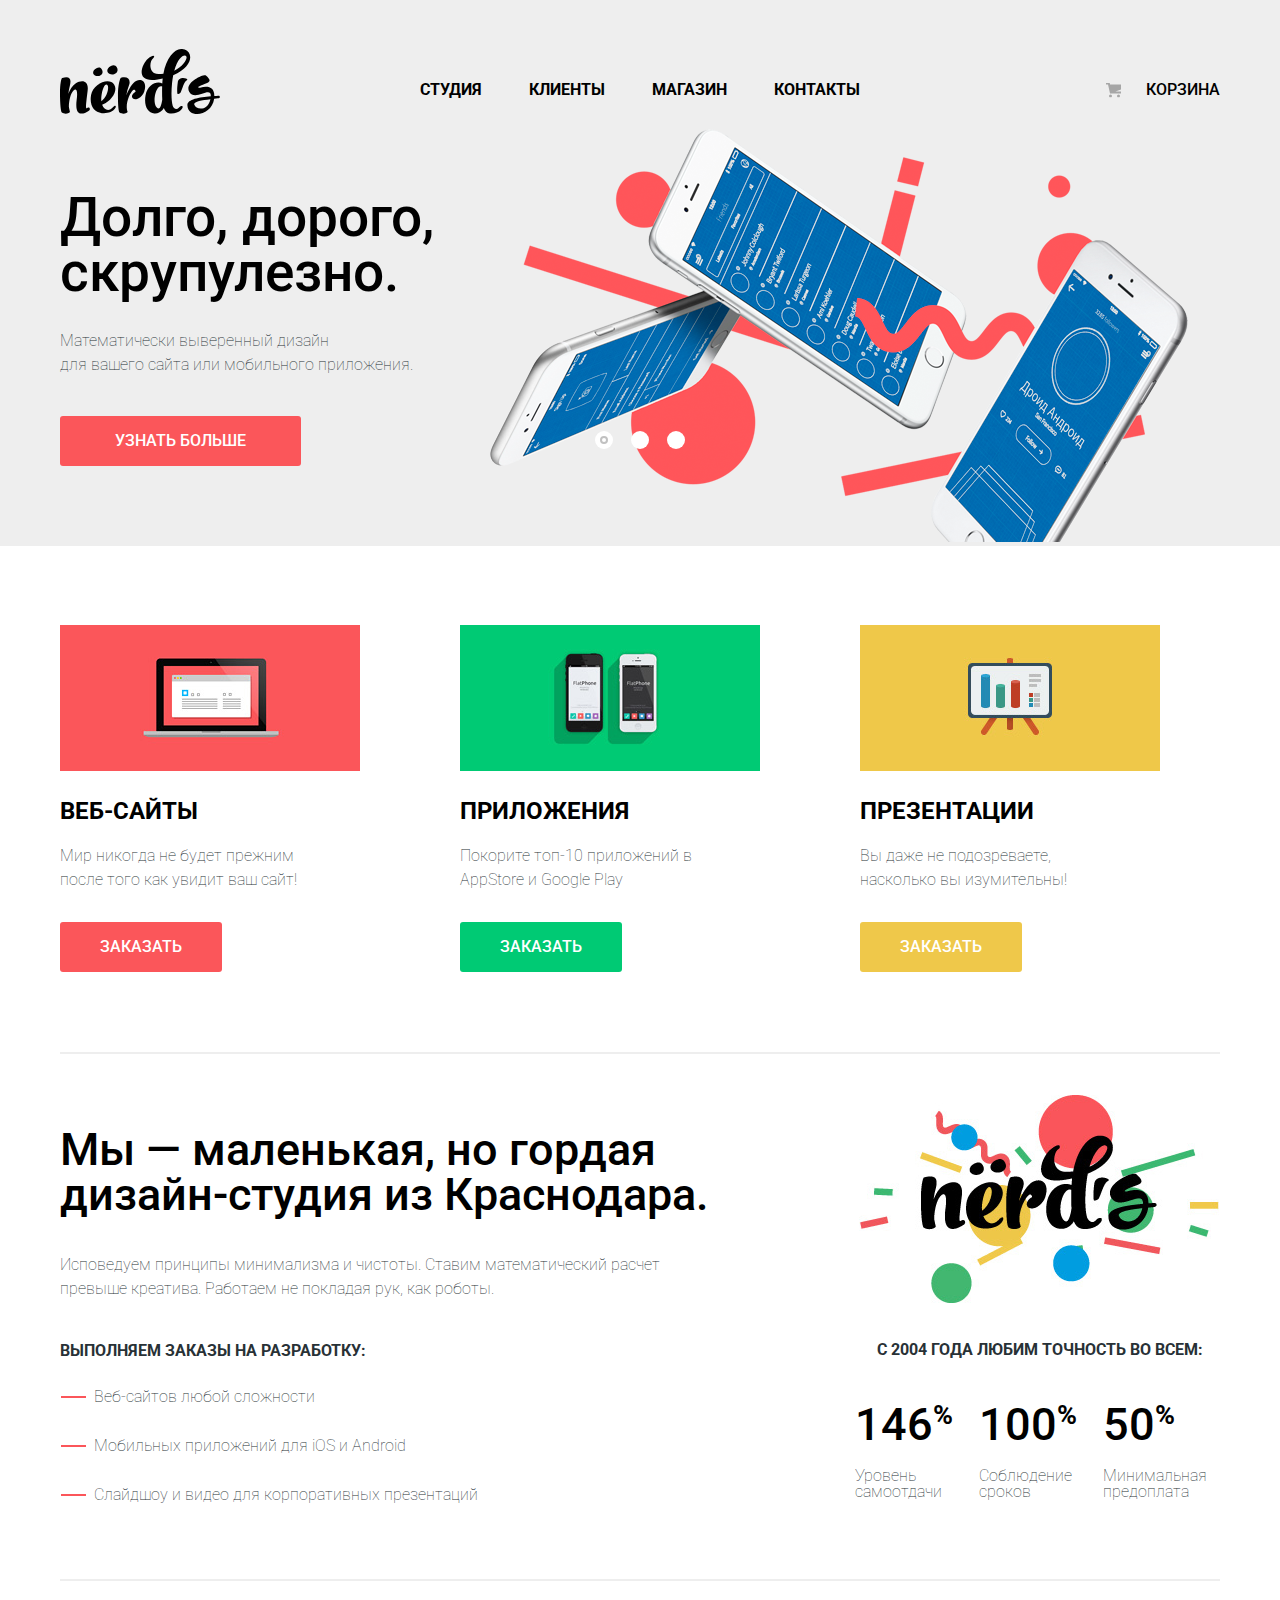
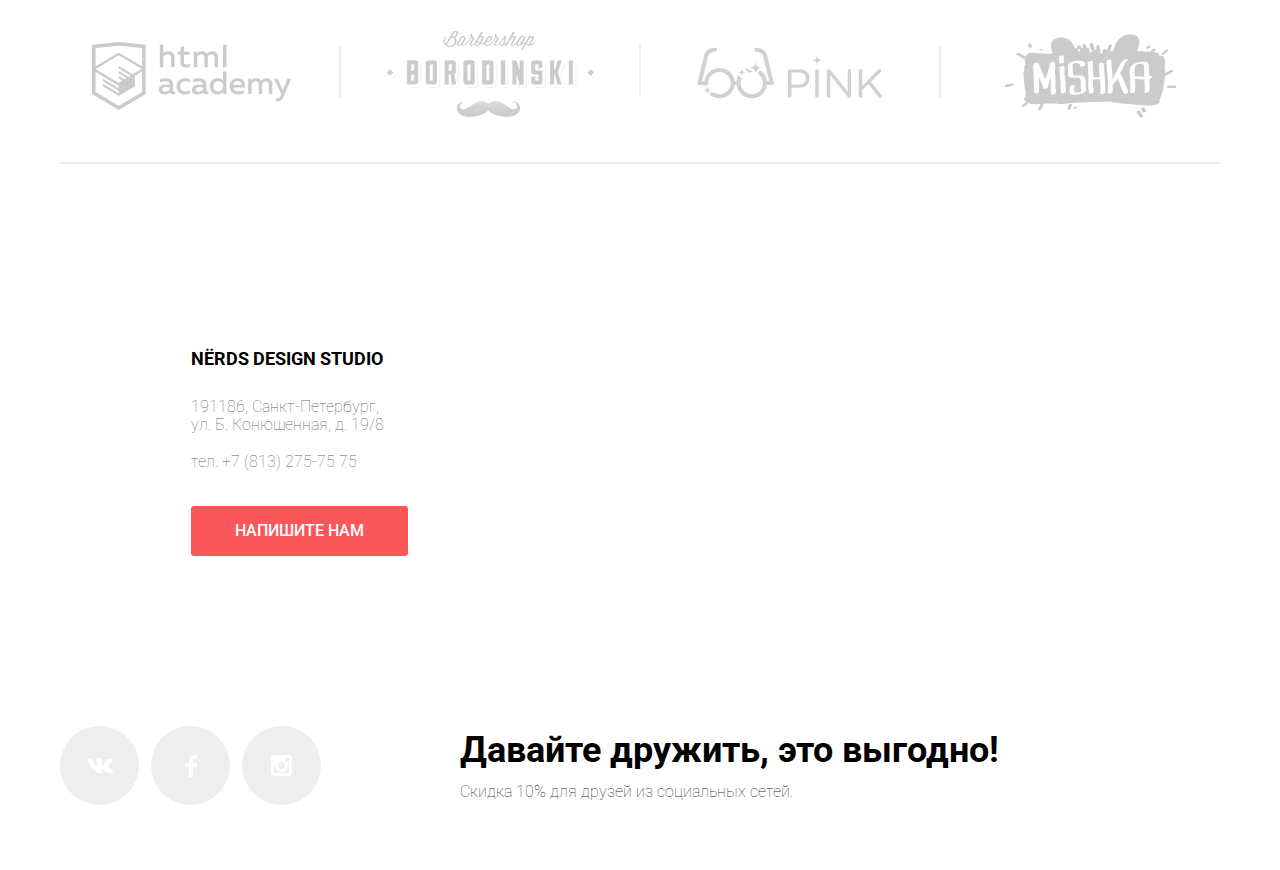
<file: index.html>
<!DOCTYPE html>
<html lang="ru">
  <head>
    <meta charset="utf-8">
    <title>HTML Academy: Нёрдс</title>
    <link href="https://fonts.googleapis.com/css?family=Roboto:400,500,700,900&display=swap" rel="stylesheet">
    <link rel="stylesheet" href="css/normalize.min.css">
    <link rel="stylesheet" href="css/style.min.css">
  </head>
  <body class="body">
    <div class="wrapper">
      <header class="header">
        <div class="content-wrapper">
          <nav class="header-nav">
            <span class="logo">
              <svg xmlns="http://www.w3.org/2000/svg" width="160" height="65" viewBox="0 0 160 65">
                <path d="M157.936 49.374c-1.235.161-2.523.271-3.757.377v.056c-2.415 17.364-26.188 20.231-26.779 6.599-.269-6.167 11.593-7.95 23.398-9.088.429-11.09-15.901 5.667-21.608-4.601-5.019-9.025 14.632-17.938 16.728-16.102 6.438 5.636 3.404 6.618-1.379 8.335-9.49 3.41-5.791 4.107-4.511 3.726 7.569-2.253 14.366-1.04 14.312 8.317 1.288-.107 2.522-.163 3.757-.271 2.306-.215 2.467 2.435-.161 2.652zm-7.514.756c-9.124 1.028-17.013 2.436-16.153 5.355 1.716 5.573 13.577 6.818 16.153-5.355zM117.678 44.918c-.682-.037-.703-6.038.112-11.688 1.005-6.951 11.935-3.357 9.093-1.906-2.975 1.52-4.429 8.718-6.266 12.087-.635 1.161-2.605 1.526-2.939 1.507zM42.105 21.002c2.376 4.866-4.937 8.171-8.292 4.521-1.398-1.555-.755-4.56 2.636-6.193 1.697-.836 4.073-1.596 5.656 1.672zM57.062 18.861c2.585 5.297-5.38 8.896-9.031 4.922-1.522-1.695-.823-4.963 2.873-6.742 1.846-.911 4.432-1.736 6.158 1.82zM28.883 61.666c-7.919 5.338-14.219 4.159-12.212-10.848 1.45-10.904-.948-11.521-3.122-9.442-2.845 2.697-4.628 9.723-4.684 16.412a50.98 50.98 0 0 0 1.004 4.776c.334 1.63-4.907 3.315-7.974 1.011C.837 62.79 0 54.865 0 44.131c0-8.824 1.171-14.895 2.23-15.175 8.029-2.191 9.312 1.348 7.583 7.981a47.637 47.637 0 0 0-1.395 7.924c1.673-4.664 4.071-8.485 6.803-10.173 7.416-4.664 13.605-2.473 12.434 6.801-2.007 16.58-2.174 18.827-.39 17.535 2.231-1.574 3.68 1.238 1.618 2.642zM54.982 59.59c-2.175 3.484-7.806 5.171-13.216 4.552-7.75-.843-12.545-7.756-10.705-18.097 2.008-11.185 18.065-18.322 23.196-10.341 3.735 5.789-2.175 16.017-11.597 19.783l-.502.168c1.951 5.171 6.579 7.476 11.039 2.36 2.119-2.36 3.624-1.348 1.785 1.575zm-13.605-7.418c5.855-4.159 7.806-13.32 6.189-15.905-1.728-2.697-5.074 1.517-6.245 11.746-.111 1.461-.111 2.865.056 4.159zM83.091 44.992c-1.597 2.507-3.903 4.384-5.966 5.059-2.398.73-5.185.056-5.185-2.698 0-1.011.892-3.372 3.624-4.721-.168-1.911-1.394-2.417-2.286-1.686-3.345 2.586-7.417 12.25-6.356 19.221.055.168.055.337.055.506.168.617.335 1.237.558 1.854.557 1.574-4.907 3.316-7.973.956-1.059-.788-1.617-6.97-1.617-17.704 0-8.824 1.951-16.636 3.011-16.917 6.412-1.743 10.147 1.292 8.14 7.249-1.171 3.373-2.23 6.801-2.843 10.399 2.453-6.688 6.523-12.872 9.812-14.501 5.856-2.923 10.092.956 8.867 7.813-.056.11-.112.393-.112.449-.056.562-.566 2.302-.39 1.741-.516 1.645-.892 2.277-1.339 2.98z" />
                <path d="M113.207 26.161a86.988 86.988 0 0 0-1.115 7.531c-1.059 10.06-.612 18.996.613 22.986.726 2.137 3.457 4.946 6.078 2.023 2.843-3.203 5.967-1.349 2.174 2.416-2.34 2.305-6.689 3.878-11.039 3.428-3.123-.393-5.018-2.415-6.134-5.505-.444.898-.947 1.685-1.56 2.302-2.119 2.193-4.685 3.43-7.974 3.092-6.637-.73-10.538-7.923-8.699-18.153 1.952-10.791 11.319-14.725 16.728-11.857.112-1.349.223-2.699.335-4.104.055-.281.055-.562.11-.843a96.962 96.962 0 0 1-4.962.956C73.787 34.423 82.04 14.864 87.894 9.75c6.636-5.733 7.36-1.855 5.297-.562-3.68 2.36-5.297 15.905 5.241 15.905 1.729 0 3.346-.112 4.962-.281C106.685 6.49 116.665-2.391 124.75.532c8.976 3.26 8.029 17.535-11.543 25.629zm-10.928 24.393c-.224-3.542-.224-7.532-.167-11.636 0-.506.056-1.011.056-1.461-3.346-1.518-6.635 3.653-7.473 10.792-.946 8.373 2.788 12.813 4.908 10.791 1.617-1.631 2.453-6.803 2.676-8.486zm24.086-43.165c-1.784-2.642-8.307.562-12.098 14.332 9.535-4.554 13.326-12.422 12.098-14.332z" />
              </svg>
            </span>
            <ul class="header-nav-list">
              <li class="nav-item"><a class="item-link" href="#">Студия</a></li>
              <li class="nav-item"><a class="item-link" href="#">Клиенты</a></li>
              <li class="nav-item"><a class="item-link" href="inner.html">Магазин</a></li>
              <li class="nav-item"><a class="item-link" href="#">Контакты</a></li>
            </ul>
            <ul class="nav-user">
              <li class="nav-user-list">
                <a class="user-link item-link" href="#">Корзина</a>
              </li>
            </ul>
          </nav>
          <div class="slider">
            <div class="slider-item slide slide-visible">
              <div class="slide-content">
                <h1 class="first">Долго, дорого, скрупулезно.</h1>
                <p class="description">Математически выверенный дизайн
                  <br>для вашего сайта или мобильного приложения.
                </p>
                <a href="#" class="button button-red button-slide">Узнать больше</a>
              </div>
            </div>
            <div class="slider-item slide">
              <div class="slide-content">
                <h1 class="first">Любим математику, как никто другой</h1>
                <p class="description">Никакого креатива, только математические формулы для расчета идеальных пропорций.</p>
                <a href="#" class="button button-red button-slide">Узнать больше</a>
              </div>
            </div>
            <div class="slider-item slide">
              <div class="slide-content">
                <h1 class="first">Только ночь, <br> только хардкор</h1>
                <p class="description description-last">Работать днем, как все? Мы против этого. Ближе к полуночи работа только начинается.</p>
                <a href="#" class="button button-red button-slide">Узнать больше</a>
              </div>
            </div>
            <div class="slider-controls">
              <button class="button-slider-controls button-slider-controls-active" aria-label="1"></button>
              <button class="button-slider-controls" aria-label="2"></button>
              <button class="button-slider-controls" aria-label="3"></button>
            </div>
          </div>
        </div>
      </header>
      <main class="main">
        <div class="content-wrapper">
          <ul class="services-list row">
            <li class="services-item">
              <img src="img/illustration/illustration-1.jpg" alt="Веб-сайты" width="300" height="146">
              <h4 class="fourth">Веб-сайты</h4>
              <p class="caption">Мир никогда не будет прежним после того как увидит ваш сайт!</p>
              <a href="#" class="button button-red button-xs">Заказать</a>
            </li>
            <li class="services-item">
              <img src="img/illustration/illustration-2.jpg" alt="Приложения" width="300" height="146">
              <h4 class="fourth">Приложения</h4>
              <p class="caption">Покорите топ-10 приложений в AppStore и Google Play</p>
              <a href="#" class="button button-green button-xs">Заказать</a>
            </li>
            <li class="services-item">
              <img src="img/illustration/illustration-3.jpg" alt="Презентации" width="300" height="146">
              <h4 class="fourth">Презентации</h4>
              <p class="caption">Вы даже не подозреваете, насколько вы изумительны!</p>
              <a href="#" class="button button-yellow button-xs">Заказать</a>
            </li>
          </ul>
          <ul class="stat-list row">
            <li class="column-left">
              <h2 class="second">Мы — маленькая, но гордая дизайн-студия из Краснодара.</h2>
              <p class="about">Исповедуем принципы минимализма и чистоты. Ставим математический расчет превыше креатива. Работаем не покладая рук, как роботы.</p>
              <h6 class="sixth">Выполняем заказы на разработку:</h6>
              <ul class="activity-list">
                <li class="activity-item">Веб-сайтов любой сложности </li>
                <li class="activity-item">Мобильных приложений для iOS и Android</li>
                <li class="activity-item">Cлайдшоу и видео для корпоративных презентаций</li>
              </ul>
            </li>
            <li class="column right">
              <img class="logo-color" src="img/illustration/nerds-illustration.jpg" alt="Логотип дизайн-студии  Nёrd's" width="360" height="208">
              <h6 class="sixth sixth-stat">С 2004 года любим точность во всем:</h6>
              <ul class="statistics-list row">
                <li class="statistics-item">
                  <h1 class="second stat-second">146<span class="percent">%</span></h1>
                  <p class="stat-table">Уровень самоотдачи</p>
                </li>
                <li class="statistics-item">
                  <h1 class="second stat-second">100<span class="percent">%</span></h1>
                  <p class="stat-table">Соблюдение сроков</p>
                </li>
                <li class="statistics-item">
                  <h1 class="second stat-second">50<span class="percent">%</span></h1>
                  <p class="stat-table">Минимальная предоплата</p>
                </li>
              </ul>
            </li>
          </ul>
          <ul class="brands-list">
            <li class="brands-item">
              <a class="brands-link" href="https://htmlacademy.ru/intensive/htmlcss" aria-label="Html Academy"><img src="img/logo/htmlacdemy-logo.png" width="199" height="68" alt="Html Academy"></a>
            </li>
            <li class="brands-item">
              <a class="brands-link" href="#" aria-label="Borodinski"><img src="img/logo/borodinsli-logo.png" width="209" height="90" alt="Borodinski"></a>
            </li>
            <li class="brands-item">
              <a class="brands-link" href="#" aria-label="Pink"><img src="img/logo/pink-logo.png" width="185" height="52" alt="Pink"></a>
            </li>
            <li class="brands-item">
              <a class="brands-link" href="#" aria-label="Mishka"><img src="img/logo/mishka-logo.png" width="173" height="84" alt="Mishka"></a>
            </li>
          </ul>
        </div>
      </main>
      <section class="contacts">
        <div class="maps">
          <iframe src="https://www.google.com/maps/embed?pb=!1m18!1m12!1m3!1d1998.6037872533261!2d30.320858715787377!3d59.93871648187617!2!1f0!2f0!3f0!3m2!1i1024!2i768!4f13.1!3m3!1m2!1s0x4696310fca145cc1%3A0x42b32648d8238007!2z0JHQvtC70YzRiNCw0Y8g0JrQvtC90Y7RiNC10L3dCw0Y8g0YPQuy4sIDE5LzgsINCh0LDQvdC60YIt0J_QtdGC0LXRgNCx0YPRgNCzLCAxOTExODY!5e0!3m2!1sru!2sru!4v1584386224060!5m2!1sru!2sru" width="1200" height="416" style="border:0; width:100%;" allowfullscreen="" aria-hidden="false" tabindex="0"></iframe>
        </div>
        <div class="rectangle">
          <h5 class="fifth fifth-address">Nёrds design studio</h5>
          <address>
            <p class="address">191186, Санкт-Петербург,<br>
              ул. Б. Конюшенная, д. 19/8
            </p>
            <a class="address telephone" href="tel:+78132757575">тел. +7 (813) 275-75 75</a>
          </address>
          <a class="button button-feedback" href="writeus.html">Напишите нам</a>
        </div>
      </section>
      <footer class="main-footer content-wrapper row">
        <ul class="social">
          <li>
            <a class="social-button" href="#" aria-label="ВКонтакте"><img class="social-vk" src="img/icon/vk-icon.svg" alt="Vk" width="26" height="15"></a>
          </li>
          <li>
            <a class="social-button" href="#" aria-label="Фейсбук"><img class="social-fb" src="img/icon/fb-icon.svg" alt="Facebook" width="12" height="22"></a>
          </li>
          <li>
            <a class="social-button" href="#" aria-label="Инстаграм"><img class="social-insta" src="img/icon/insta-icon.svg" alt="Instagram" width="21" height="21"></a>
          </li>
        </ul>
        <div class="column right proposal">
          <h3 class="third">Давайте дружить, это выгодно!</h3>
          <p class="proposal-paragraph">Скидка 10% для друзей из социальных сетей.</p>
        </div>
      </footer>
      <form class="form-feedback form-feedback-page form-feedback-opened" action="https://echo.htmlacademy.ru" method="post">
        <h2 class="form-feedback-caption">Напишите нам</h2>
        <div class="form-feedback-row">
          <div class="form-feedback-column">
            <label class="form-feedback-label" for="feedback-name">Ваше имя:</label>
            <input class="form-feedback-input" type="text" name="name" id="feedback-name" placeholder="Имя Фамилия" required>
          </div>
          <div class="form-feedback-column">
            <label class="form-feedback-label" for="feedback-email">Ваш e-mail:</label>
            <input class="form-feedback-input" type="email" name="email" id="feedback-email" placeholder="email@example.com" required>
          </div>
        </div>
        <div class="form-feedback-row form-feedback-row-message">
          <label class="form-feedback-label" for="feedback-message">Текст письма:</label>
          <textarea class="form-feedback-input form-feedback-textarea" name="message" id="feedback-message" placeholder="В свободной форме"></textarea>
        </div>
        <button class="button button-red button-feedback-form">Отправить</button>
        <button class="form-feedback-closed" aria-label="Закрыть" type="button"></button>
      </form>
    </div>
  </body>
</html>
</file>
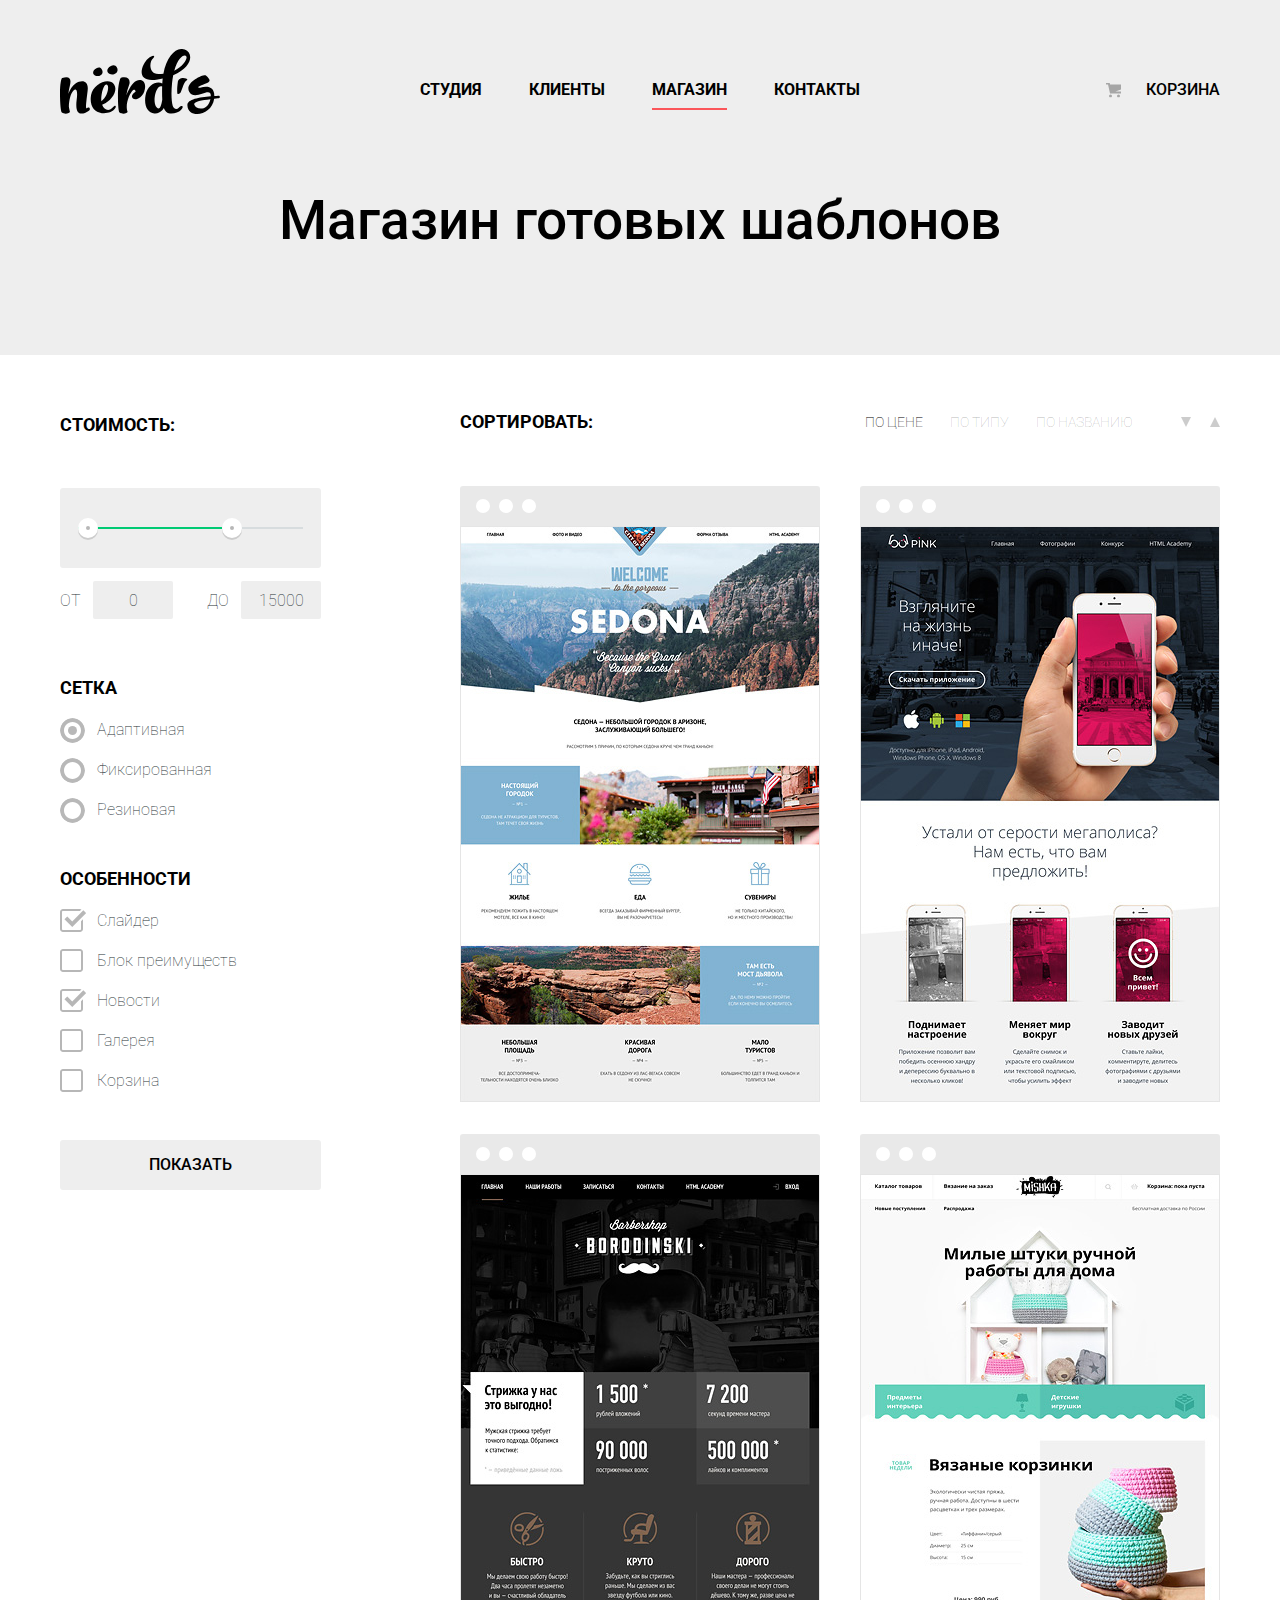
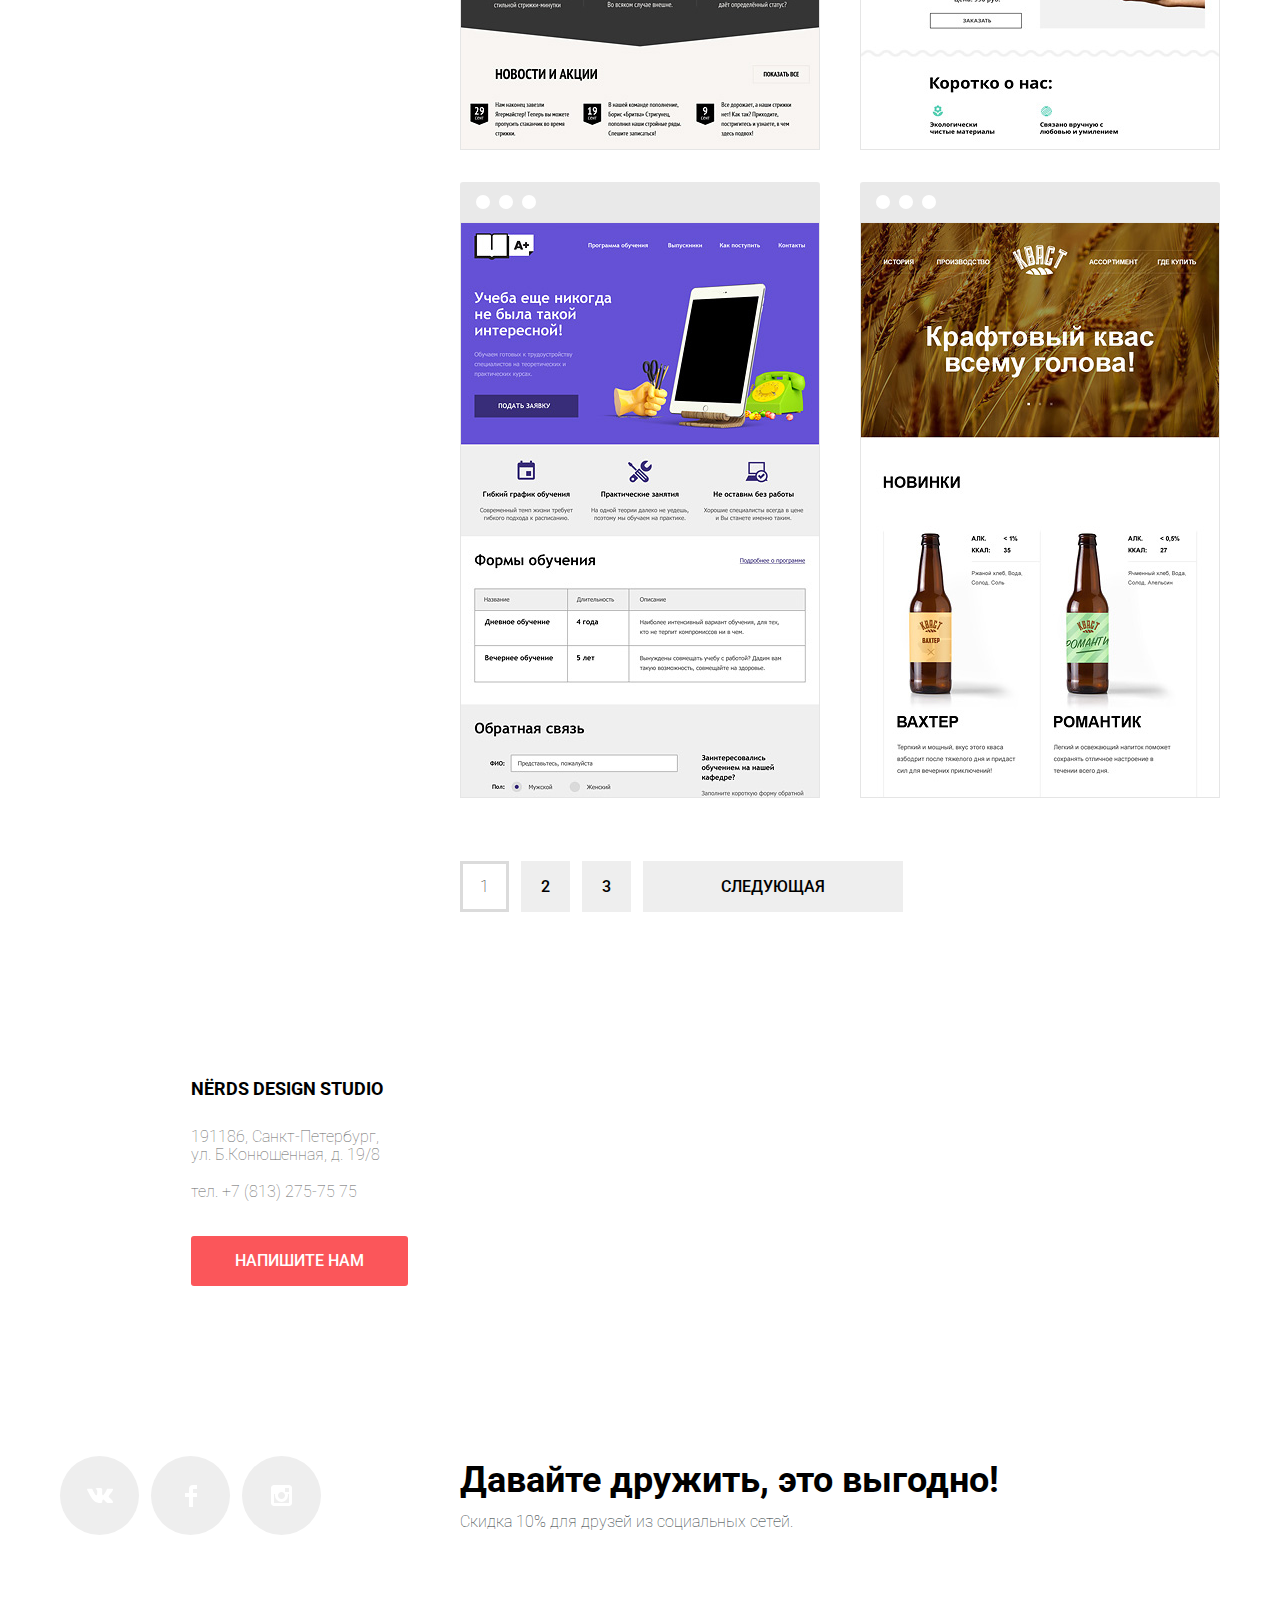
<file: inner.html>
<!DOCTYPE html>
<html lang="ru">
  <head>
    <meta charset="utf-8">
    <title>HTML Academy: Нёрдс</title>
    <link href="https://fonts.googleapis.com/css?family=Roboto:400,500,700,900&display=swap" rel="stylesheet">
    <link rel="stylesheet" href="css/normalize.min.css">
    <link rel="stylesheet" href="css/style.min.css">
  </head>
  <body class="body catalog">
    <div class="wrapper">
      <header class="header container">
        <div class="content-wrapper">
          <nav class="header-nav ">
            <a class="header-link" href="index.html">
              <svg class="logo" xmlns="http://www.w3.org/2000/svg" width="160" height="65" viewBox="0 0 160 65">
                <path d="M157.936 49.374c-1.235.161-2.523.271-3.757.377v.056c-2.415 17.364-26.188 20.231-26.779 6.599-.269-6.167 11.593-7.95 23.398-9.088.429-11.09-15.901 5.667-21.608-4.601-5.019-9.025 14.632-17.938 16.728-16.102 6.438 5.636 3.404 6.618-1.379 8.335-9.49 3.41-5.791 4.107-4.511 3.726 7.569-2.253 14.366-1.04 14.312 8.317 1.288-.107 2.522-.163 3.757-.271 2.306-.215 2.467 2.435-.161 2.652zm-7.514.756c-9.124 1.028-17.013 2.436-16.153 5.355 1.716 5.573 13.577 6.818 16.153-5.355zM117.678 44.918c-.682-.037-.703-6.038.112-11.688 1.005-6.951 11.935-3.357 9.093-1.906-2.975 1.52-4.429 8.718-6.266 12.087-.635 1.161-2.605 1.526-2.939 1.507zM42.105 21.002c2.376 4.866-4.937 8.171-8.292 4.521-1.398-1.555-.755-4.56 2.636-6.193 1.697-.836 4.073-1.596 5.656 1.672zM57.062 18.861c2.585 5.297-5.38 8.896-9.031 4.922-1.522-1.695-.823-4.963 2.873-6.742 1.846-.911 4.432-1.736 6.158 1.82zM28.883 61.666c-7.919 5.338-14.219 4.159-12.212-10.848 1.45-10.904-.948-11.521-3.122-9.442-2.845 2.697-4.628 9.723-4.684 16.412a50.98 50.98 0 0 0 1.004 4.776c.334 1.63-4.907 3.315-7.974 1.011C.837 62.79 0 54.865 0 44.131c0-8.824 1.171-14.895 2.23-15.175 8.029-2.191 9.312 1.348 7.583 7.981a47.637 47.637 0 0 0-1.395 7.924c1.673-4.664 4.071-8.485 6.803-10.173 7.416-4.664 13.605-2.473 12.434 6.801-2.007 16.58-2.174 18.827-.39 17.535 2.231-1.574 3.68 1.238 1.618 2.642zM54.982 59.59c-2.175 3.484-7.806 5.171-13.216 4.552-7.75-.843-12.545-7.756-10.705-18.097 2.008-11.185 18.065-18.322 23.196-10.341 3.735 5.789-2.175 16.017-11.597 19.783l-.502.168c1.951 5.171 6.579 7.476 11.039 2.36 2.119-2.36 3.624-1.348 1.785 1.575zm-13.605-7.418c5.855-4.159 7.806-13.32 6.189-15.905-1.728-2.697-5.074 1.517-6.245 11.746-.111 1.461-.111 2.865.056 4.159zM83.091 44.992c-1.597 2.507-3.903 4.384-5.966 5.059-2.398.73-5.185.056-5.185-2.698 0-1.011.892-3.372 3.624-4.721-.168-1.911-1.394-2.417-2.286-1.686-3.345 2.586-7.417 12.25-6.356 19.221.055.168.055.337.055.506.168.617.335 1.237.558 1.854.557 1.574-4.907 3.316-7.973.956-1.059-.788-1.617-6.97-1.617-17.704 0-8.824 1.951-16.636 3.011-16.917 6.412-1.743 10.147 1.292 8.14 7.249-1.171 3.373-2.23 6.801-2.843 10.399 2.453-6.688 6.523-12.872 9.812-14.501 5.856-2.923 10.092.956 8.867 7.813-.056.11-.112.393-.112.449-.056.562-.566 2.302-.39 1.741-.516 1.645-.892 2.277-1.339 2.98z"/>
                <path d="M113.207 26.161a86.988 86.988 0 0 0-1.115 7.531c-1.059 10.06-.612 18.996.613 22.986.726 2.137 3.457 4.946 6.078 2.023 2.843-3.203 5.967-1.349 2.174 2.416-2.34 2.305-6.689 3.878-11.039 3.428-3.123-.393-5.018-2.415-6.134-5.505-.444.898-.947 1.685-1.56 2.302-2.119 2.193-4.685 3.43-7.974 3.092-6.637-.73-10.538-7.923-8.699-18.153 1.952-10.791 11.319-14.725 16.728-11.857.112-1.349.223-2.699.335-4.104.055-.281.055-.562.11-.843a96.962 96.962 0 0 1-4.962.956C73.787 34.423 82.04 14.864 87.894 9.75c6.636-5.733 7.36-1.855 5.297-.562-3.68 2.36-5.297 15.905 5.241 15.905 1.729 0 3.346-.112 4.962-.281C106.685 6.49 116.665-2.391 124.75.532c8.976 3.26 8.029 17.535-11.543 25.629zm-10.928 24.393c-.224-3.542-.224-7.532-.167-11.636 0-.506.056-1.011.056-1.461-3.346-1.518-6.635 3.653-7.473 10.792-.946 8.373 2.788 12.813 4.908 10.791 1.617-1.631 2.453-6.803 2.676-8.486zm24.086-43.165c-1.784-2.642-8.307.562-12.098 14.332 9.535-4.554 13.326-12.422 12.098-14.332z"/>
              </svg>
            </a>
            <ul class="header-nav-list">
              <li class="nav-item"><a class="item-link" href="#">Студия</a></li>
              <li class="nav-item"><a class="item-link" href="#">Клиенты</a></li>
              <li class="nav-item"><a class="item-link active-link" href="inner.html">Магазин</a></li>
              <li class="nav-item"><a class="item-link" href="#">Контакты</a></li>
            </ul>
            <ul class="nav-user">
              <li class="nav-user-list">
                <a class="user-link item-link" href="#">Корзина</a>
              </li>
            </ul>
          </nav>
          <section class="title">
            <h1 class="first">Магазин готовых шаблонов</h1>
          </section>
        </div>
      </header>
      <main class="catalog-main content-wrapper">
        <form class="filters-form" method="get" action="https://echo.htmlacademy.ru">
          <fieldset class="filters-form-fieldset filters-form-cost">
            <legend class="fifth">Стоимость:</legend>
            <div class="filter-cost filters-form-cost-filter">
              <div class="filter-cost range">
                <div class="filter-cost range-scale">
                  <div class="filter-cost range-line"></div>
                  <button class="filter-cost range-handle range-handle-min" type="button" aria-label="Минимально"> </button>
                  <button class="filter-cost range-handle range-handle-max" type="button" aria-label="Максимально"> </button>
                </div>
              </div>
              <p class="filter-cost period">
                <label class="filter-cost-label">От 
                <input class="filter-cost-input" type="text" name="min-price" value="0"></label>
                <label class="filter-cost-label max-cost">До 
                <input class="filter-cost-input" type="text" name="max-price" value="15000"></label>
              </p>
            </div>
          </fieldset>
          <fieldset class="filters-form-fieldset filters-form-grid">
            <legend class="fifth">Сетка</legend>
            <ul class="grid-list">
              <li class="grid-item">
                <input class="filters-form-radio" type="radio" name="grid" id="filter-adaptable" value="adaptable" checked>
                <label class="filter-form-label radio" for="filter-adaptable">Адаптивная</label> 
              </li>
              <li class="grid-item">
                <input class="filters-form-radio" type="radio" name="grid" id="filter-fixed" value="fixed"> 
                <label class="filter-form-label radio" for="filter-fixed">Фиксированная</label>
              </li>
              <li class="grid-item">
                <input class="filters-form-radio" type="radio" name="grid" id="filter-elastic" value="elastic">
                <label class="filter-form-label radio" for="filter-elastic">Резиновая</label>
              </li>
            </ul>
          </fieldset>
          <fieldset class="filters-form-fieldset filters-form-features">
            <legend class="fifth">Особенности</legend>
            <ul class="feature-list">
              <li class="feature-item">
                <input class="filter-form-checkbox" type="checkbox" name="slider" id="filter-slider" checked>
                <label class="filter-form-label checkbox" for="filter-slider">Слайдер</label>
              </li>
              <li class="feature-item">
                <input class="filter-form-checkbox"  type="checkbox" name="array-of-benefits" id="filter-array-of-benefits">
                <label class="filter-form-label checkbox" for="filter-array-of-benefits">Блок преимуществ</label>
              </li>
              <li class="feature-item">
                <input class="filter-form-checkbox"  type="checkbox" name="news" id="filter-news" checked>
                <label class="filter-form-label checkbox" for="filter-news">Новости</label>
              </li>
              <li class="feature-item">
                <input class="filter-form-checkbox"  type="checkbox" name="gallery" id="filter-gallery">
                <label class="filter-form-label checkbox" for="filter-gallery">Галерея</label>
              </li>
              <li class="feature-item">
                <input class="filter-form-checkbox "  type="checkbox" name="basket" id="filter-basket">
                <label class="filter-form-label checkbox" for="filter-basket">Корзина</label>
              </li>
            </ul>
          </fieldset>
          <button class="button button-grey" type="submit">Показать</button>
        </form>
        <div class="catalog-content">
          <div class="catalog-header row">
            <h5 class="fifth fifth-sort">Сортировать:</h5>
            <div class="catalog-sort">
              <ul class="catalog-sort sort-list">
                <li class="sort-item"><a class="sort-list-link link-active" href="#">По цене</a></li>
                <li class="sort-item"><a class="sort-list-link" href="#">По типу</a></li>
                <li class="sort-item"><a class="sort-list-link" href="#">По названию</a></li>
              </ul>
              <ul class="catalog-sort-direction sort-directon">
                <li class="sort-directon-item">
                  <a class="sort-directon-link action down"  href="#" aria-label="Вниз"></a>
                </li>
                <li class="sort-directon-item">
                  <a class="sort-directon-link" href="#" aria-label="Вверх"></a>
                </li>
              </ul>
            </div>
          </div>
          <ul class="catalog-list">
            <li class="catalog-item product-card">
              <img src="img/img/img-sedona.jpg" alt="Sedona" width="360" height="576">
              <div class="card-description block">
                <h5 class="fifth"><a class="card-link" href="#">Sedona</a></h5>
                <p class="card-text text-fourth">Информационный сайт для туристов</p>
                <a class="button button-product-card">9 900 РУБ.</a>
              </div>
            </li>
            <li class="catalog-item product-card">
              <img src="img/img/img-pink.jpg"  alt="Pink" width="360" height="576">
              <div class="card-description block">
                <h5 class="fifth"><a class="card-link" href="#">Pink App</a></h5>
                <p class="card-text">Продуктовый лендинг
                  приложения для iOS и Android
                </p>
                <a class="button button-product-card">9 900 РУБ.</a>
              </div>
            </li>
            <li class="catalog-item product-card">
              <img src="img/img/img-barbershop.jpg"  alt="Borodinsky" width="360" height="576">
              <div class="card-description block">
                <h5 class="fifth"><a class="card-link" href="#">Барбершоп</a></h5>
                <p class="ard-text text-fourth">Сайт салона красоты. Для мужчин, да.</p>
                <a class="button button-product-card">9 900 РУБ.</a>
              </div>
            </li>
            <li class="catalog-item product-card">
              <img src="img/img/img-mishka.jpg" alt="Mishka" width="360" height="576">
              <div class="card-description block">
                <h5 class="fifth"><a class="card-link" href="#">Mishka</a></h5>
                <p class="card-text text-fourth">Интернет-магазин 
                  вязаных игрушек
                </p>
                <a class="button button-product-card">9 900 РУБ.</a>
              </div>
            </li>
            <li class="catalog-item product-card">
              <img src="img/img/img-aplus.jpg"  alt="A+" width="360" height="576">
              <div class="card-description block">
                <h5 class="fifth"><a class="card-link" href="#">A Plus</a></h5>
                <p class="card-text">Лендинг курсов повышения квалификации</p>
                <a class="button button-product-card">9 900 РУБ.</a>
              </div>
            </li>
            <li class="catalog-item product-card">
              <img src="img/img/img-kvast.jpg"  alt="Кваст" width="360" height="576">
              <div class="card-description block">
                <h5 class="fifth"><a class="card-link" href="#">Кваст</a></h5>
                <p class="card-text">Промо-сайт производителя
                  крафтового кваса
                </p>
                <a class="button button-product-card">9 900 РУБ.</a>
              </div>
            </li>
          </ul>
          <section class="pagination row">
            <ul class="pagination-list">
              <li class="pagination-item"><a class="button-pagination-active" href="#">1</a></li>
              <li class="pagination-item"><a class="button-grey button-pagination" href="#">2</a></li>
              <li class="pagination-item"><a class="button-grey button-pagination" href="#">3</a></li>
              <li class="pagination-item"><a class="button-grey button-pagination button-pagination-next" href="#">Следующая</a></li>
            </ul>
          </section>
        </div>
      </main>
      <section class="contacts">
        <div class="maps">
          <iframe src="https://www.google.com/maps/embed?pb=!1m18!1m12!1m3!1d1998.6037872533261!2d30.320858715787377!3d59.93871648187617!2!1f0!2f0!3f0!3m2!1i1024!2i768!4f13.1!3m3!1m2!1s0x4696310fca145cc1%3A0x42b32648d8238007!2z0JHQvtC70YzRiNCw0Y8g0JrQvtC90Y7RiNC10L3dCw0Y8g0YPQuy4sIDE5LzgsINCh0LDQvdC60YIt0J_QtdGC0LXRgNCx0YPRgNCzLCAxOTExODY!5e0!3m2!1sru!2sru!4v1584386224060!5m2!1sru!2sru"  height="416" style="border:0;  width:100%;" allowfullscreen="" aria-hidden="false" tabindex="0"></iframe>
        </div>
        <div class="rectangle" >
          <h5 class="fifth fifth-address">Nёrds design studio</h5>
          <address>
            <p class="address">191186, Санкт-Петербург,<br>
              ул. Б.Конюшенная, д. 19/8
            </p>
            <a class="address" href="tel:+78132757575">тел. +7 (813) 275-75 75</a>
          </address>
          <a class="button button-feedback" href="writeus.html">Напишите нам</a>
        </div>
      </section>
      <footer class="main-footer content-wrapper row">
        <ul class="social">
          <li><a class="social-button" href="#" aria-label="ВКонтакте"><img class="social-vk" src="img/icon/vk-icon.svg" alt="Vk" width="26" height="15"></a></li>
          <li><a class="social-button" href="#" aria-label="Фейсбук"><img class="social-fb"  src="img/icon/fb-icon.svg" alt="Facebook" width="12" height="22"></a></li>
          <li><a class="social-button" href="#" aria-label="Инстаграм"><img class="social-insta" src="img/icon/insta-icon.svg" alt="Instagram" width="21" height="21"></a></li>
        </ul>
        <div class="column right proposal">
          <h3 class="third">Давайте дружить, это выгодно!</h3>
          <p class="proposal-paragraph">Скидка 10% для друзей из социальных сетей.</p>
        </div>
      </footer>
      <form class="form-feedback form-feedback-page form-feedback-opened" action="https://echo.htmlacademy.ru" method="post">
        <h2 class="form-feedback-caption">Напишите нам</h2>
        <div class="form-feedback-row">
          <div class="form-feedback-column">
            <label class="form-feedback-label" for="feedback-name">Ваше имя:</label>
            <input class="form-feedback-input" type="text" name="name" id="feedback-name" placeholder="Имя Фамилия" required>
          </div>
          <div class="form-feedback-column">
            <label class="form-feedback-label" for="feedback-email">Ваш e-mail:</label>
            <input class="form-feedback-input" type="email" name="email" id="feedback-email" placeholder="email@example.com" required>
          </div>
        </div>
        <div class="form-feedback-row form-feedback-row-message">
          <label class="form-feedback-label" for="feedback-message">Текст письма:</label>
          <textarea class="form-feedback-input form-feedback-textarea" name="message" id="feedback-message" placeholder="В свободной форме"></textarea>
        </div>
        <button class="button button-red button-feedback-form">Отправить</button>
        <button class="form-feedback-closed" aria-label="Закрыть" type="button"></button>
      </form>
    </div>
  </body>
</html>
</file>
<file: css/style.min.css>
.body{margin:0;padding:0;font-family:Roboto,Arial,sans-serif;font-size:16px;font-weight:100;line-height:24px;font-stretch:normal;font-style:normal;letter-spacing:normal;color:#283136;text-align:left;background-color:#fff}.wrapper{max-width:1440px;min-width:1200px;margin:0 auto;box-shadow:0 0 15px 10px rgba(0,0,0,.1)}ul li{list-style:none}.row{display:flex;flex-direction:row;justify-content:space-between;width:100%}.content-wrapper{width:1160px;margin:0 auto;padding-right:20px;padding-left:20px}.main-footer{background-color:#fff;padding-top:69px;padding-bottom:65px}a{text-decoration:none}.header{max-width:1440px;height:100%;padding-top:49px;background-color:#eee}.header .item-link:visited{color:#000}.first{font-size:55px;font-weight:500;font-stretch:normal;font-style:normal;line-height:1;letter-spacing:normal;text-align:left;color:#000}.second{font-size:45px;font-weight:500;font-stretch:normal;font-style:normal;line-height:1;letter-spacing:normal;text-align:left;color:#000}.third{font-size:36px;font-weight:700;font-stretch:normal;font-style:normal;line-height:1;letter-spacing:normal;text-align:left;color:#000}.fourth{font-size:24px;text-transform:uppercase;font-weight:700;font-stretch:normal;font-style:normal;line-height:1.25;letter-spacing:normal;color:#000;margin:0;padding:18px 0}.fifth{font-size:18px;text-transform:uppercase;font-size:18px;font-weight:700;font-stretch:normal;font-style:normal;line-height:1.67;letter-spacing:normal;color:#000}.sixth{font-size:16px;font-weight:700;font-stretch:normal;font-style:normal;line-height:1.5;text-transform:uppercase;margin:0}.about{padding-top:20px;max-width:616px;margin-bottom:38px}.button{color:#fff}.button:visited{color:#fff}.header-link:hover svg{fill:#303030}.header-link:active svg{fill:#a6a6a6}.header .header-nav{display:flex;flex-direction:row;justify-content:space-between}.header .header-nav-list{flex-wrap:wrap;list-style:none;display:flex;align-items:center;padding-left:200px;padding-top:10px;margin:0;text-transform:uppercase;flex-wrap:nowrap;width:800px}.header-nav-list .nav-item{padding:0;font-weight:500;line-height:30px}.header-nav-list .nav-item:not(:first-child){margin-left:47px}.item-link{color:#000;font-weight:700}.item-link:hover{color:#fb565a}.item-link:active{color:#000;opacity:.3}.active-link{padding-bottom:9px;width:100%;border-bottom:2px solid #fb565a}.nav-user{width:160px;padding-top:10px;text-align:right;margin-left:88px}.user-link{position:relative;font-weight:500;line-height:30px;text-transform:uppercase}.user-link:before{content:"";position:absolute;left:-40px;top:50%;transform:translateY(-50%);width:15px;height:15px;background-image:url([data-uri]%0D%0APSIxNSIgdmlld0JveD0iMCAwIDE1IDE1Ij48Y2lyY2xlIGZpbGw9IiNhNmE2YTYiIGN4PSI0LjUi%0D%0AIGN5PSIxMy41IiByPSIxLjUiLz48Y2lyY2xlIGZpbGw9IiNhNmE2YTYiIGN4PSIxMi41IiBjeT0i%0D%0AMTMuNSIgcj0iMS41Ii8+PHBhdGggZmlsbD0iI2E2YTZhNiIgZD0iTTE1IDJINC4wN2wtLjQyMi0y%0D%0ASDB2MmgyLjAzMWwxLjk4NSA5SDE1VjlIOS40NDFMMTUgNi45NTF6Ii8+PC9zdmc+Cg==);background-repeat:no-repeat}.slider{position:relative;min-height:425px}.slide{top:0;left:0;width:100%;background-position:93% 100%;background-repeat:no-repeat;display:none}.slide:nth-child(1){background-image:url(../img/slide/slide1.png)}.slide:nth-child(2){background-image:url(../img/slide/slide2.png)}.slide:nth-child(3){background-image:url(../img/slide/slide3.png)}.slide-visible{display:block}.slide-content{width:560px;padding-top:51px;padding-bottom:76px}.button-slide{padding:16px 54px;margin-top:24px}.slider .first{max-width:530px;padding-bottom:29px;padding-top:18px;margin:0}.description{max-width:410px;margin:0;color:#283136;padding-bottom:39px}.description-last{max-width:343px}.slider-controls{position:absolute;z-index:10;display:flex;justify-content:center;left:50%;bottom:97px;width:240px;height:18px;transform:translateX(-50%)}.button-slider-controls{position:relative;display:block;margin:0 9px;width:18px;height:18px;border:0;border-radius:50%;background-color:#fff;cursor:pointer}.button-slider-controls-active:after{content:"";position:absolute;left:50%;top:50%;transform:translate(-50%,-50%);width:4px;height:4px;border:2px solid #c1c1c1;border-radius:50%}.brands-list{display:flex;flex-wrap:wrap;justify-content:space-between;align-items:center;list-style:none;margin:0;padding-top:34px;padding-left:32px;padding-right:43px;padding-bottom:41px;border-bottom:2px solid #eee}.brands-item{position:relative}.brands-item:nth-child(2){margin-right:5px}.brands-item:nth-child(3){margin-right:26px;margin-bottom:6px}.brands-item:not(:first-child):before{content:"";position:absolute;display:block;width:2px;height:52px;background-color:#eee;top:calc(50% - 4px);transform:translateY(-50%);left:-48px}.brands-item:nth-child(3):before{left:-58px}.brands-item:nth-child(4):before{left:-65px}.brands-link{display:flex;justify-content:center;color:currentColor;opacity:.2;transition:opacity .26s ease-in-out}.brands-link:hover{opacity:1}.brands-link:active{opacity:.1}.services-list{margin-top:22px;padding-top:57px;padding-left:0;padding-bottom:80px;border-bottom:2px solid #eee;box-sizing:border-box}.caption{margin:0;width:244px}.services-item:first-child{margin-right:20px}.services-item:last-child{margin-left:39px}.services-item:not(:last-child):not(:first-child){margin-left:20px}.services-item{flex-direction:column;width:100%;padding:0}.stat-item:nth-child(2){padding-left:140px}.stat-list{padding-top:25px;padding-bottom:47px;padding-left:0;border-bottom:2px solid #eee}.column-left{width:100%}.column-left .second{max-width:670px;margin:0;padding-top:32px}.column.right{display:flex;flex-direction:column;align-items:center;text-align:center;line-height:1;text-align:left;box-sizing:border-box}.statistics-list{padding:0}.statistics-item{display:flex;width:auto;flex-direction:column;text-align:left;box-sizing:border-box;margin:0;padding:10px 13px}.stat-second{margin-bottom:0}.statistics-item .percent{font-size:27px;font-weight:700;vertical-align:top}.stat-table{padding-top:5px;max-width:105px}.sixth-stat{padding-left:18px}.activity-list{padding-left:34px;margin-top:22px}.activity-item{position:relative;padding:0;margin-bottom:25px}.activity-item::before{content:"";display:block;position:absolute;top:50%;transform:translateY(-50%);left:-33px;width:25px;height:2px;background-color:#fb565a}.button{display:inline-block;vertical-align:top;padding:16px 40px;border:0;border-radius:3px;font:inherit;font-weight:500;line-height:18px;color:#fff;text-transform:uppercase;text-decoration:none;cursor:pointer;background-color:#fb565a}.button-red{background-color:#fb565a;padding:16px 55px;margin-top:0}.button-red:hover{background-color:#e74246}.button-red:active{background-color:#d7373b}.button-xs{padding:16px 40px;margin-top:30px}.button-green{background-color:#00ca74}.button-green:hover{background-color:#00bc6c}.button-green:active{background-color:#00aa62}.button-yellow{background-color:#efc84a}.button-yellow:hover{background-color:#eab534}.button-yellow:active{background-color:#e5a722}.social{display:flex;width:360px;margin:0;padding:0}.social-button{display:flex;flex-wrap:nowrap;flex-direction:row;width:79px;height:79px;background:#eee;border-radius:50%;justify-content:center;align-items:center}.social-button:first-child{margin-right:12px}.social-button:not(:last-child):not(:first-child){margin:0 12px}.contacts{position:relative;margin-top:77px}.catalog .contacts{margin-top:72px}.rectangle{font-size:16px;width:220px;background:#fff;padding:3px 46px 13px 51px;position:absolute;top:54px;left:140px}.maps{width:100%;height:416px}.address{color:#666;font-style:normal;size:16px;text-decoration:none;line-height:1.13;letter-spacing:normal;text-align:left}.telephone{margin:0}.fifth-address{padding-top:16px;margin-bottom:24px}.button-feedback{margin:32px 0;padding:16px 44px}.button-feedback:hover{background-color:#e74246}.right.proposal{display:flex;align-items:baseline;width:760px;text-align:left}.proposal .third{margin-top:6px;margin-bottom:0}.social-button:hover{background-color:#e74246}.social-button:active{box-shadow:inset 0 3px 0 0 rgba(0,1,1,.1);background-color:#d7373b}.social-vk:active{opacity:.3}.social-fb:active{opacity:.3}.social-insta:active{opacity:.3}.logo-color{padding-bottom:35px;padding-left:16px}.proposal-paragraph{padding:0;margin-bottom:-26px}.form-feedback{padding:65px 100px 85px;width:760px;background-color:#fff;box-shadow:0 20px 40px 0 rgba(0,1,1,.75)}.form-feedback-page{display:none;position:fixed;z-index:100;top:50%;left:50%;transform:translate(-50%,-50%)}.form-feedback-page.show{display:block}.form-feedback-caption{margin-top:0;margin-bottom:40px;font-size:45px;font-weight:500;line-height:45px;color:#000}.form-feedback-row{display:flex;justify-content:space-between;margin-bottom:34px}.form-feedback-column{width:360px}.form-feedback-label{display:block;margin-bottom:10px;font-size:16px;font-weight:700;line-height:18px;color:#000}.form-feedback-input{padding:14px;width:100%;box-sizing:border-box;font:inherit;font-size:16px;line-height:18px;color:rgba(68,68,68,.5);background-color:#fff;border:2px solid #d7dcde;border-radius:3px}.form-feedback-row-message{flex-direction:column;margin-bottom:47px}.form-feedback-textarea{color:rgba(68,68,68,.5);background-color:#fff;min-height:118px;resize:vertical}.button-feedback-form{padding:16px 84px}.form-feedback-closed{position:absolute;top:78px;right:90px;padding:0;width:25px;height:25px;border:0;background:0 0;opacity:.3;transition:opacity .1s ease-in-out;cursor:pointer}.form-feedback-closed:after,.form-feedback-closed:before{content:"";position:absolute;top:10px;right:0;width:25px;height:5px;background-color:#fb565a}.form-feedback-closed:after{transform:rotate(-45deg)}.form-feedback-closed:before{transform:rotate(45deg)}.form-feedback-closed:hover{opacity:1}.form-feedback-closed:active{opacity:.1}.form-feedback-input:hover{color:rgba(68,68,68,.5);border:solid 2px #b4b9bb;background-color:#fff}.form-feedback-input:active{border:solid 2px #000;background-color:#fff}.form-feedback-input:invalid{color:#e74246;border:solid 2px #e74246;background-color:#fff}.form-feedback-input:focus{color:#444;border:solid 2px #000;background-color:#fff}.form-feedback-textarea:hover{color:rgba(68,68,68,.5);border:solid 2px #b4b9bb;background-color:#fff}.form-feedback-textarea:active{border:solid 2px #000;background-color:#fff}.form-feedback-textarea:invalid{color:#e74246;border:solid 2px #e74246;background-color:#fff}.form-feedback-textarea:focus{color:#444;border:solid 2px #000;background-color:#fff}.catalog-main{display:flex;justify-content:space-between;padding-top:52px}.title .first{margin:0;padding-bottom:107px;text-align:center;padding-left:0;padding-top:72px}.filters-form-fieldset{border:0;margin:0;padding:0}.filters-form-cost{margin-top:3px;margin-bottom:54px}.filters-form-cost-filter{margin-top:48px}.filter-cost .range{display:flex;align-items:center;margin-bottom:13px;padding:0 18px;height:80px;border-radius:3px;background-color:#eee}.filter-cost .range-scale{position:relative;width:100%;height:2px;background-color:#d7dcde}.filter-cost .range-line{width:64%;height:2px;background-color:#00ca74}.filter-cost .range-handle{position:absolute;top:50%;transform:translateY(-50%);padding:0;box-sizing:content-box;width:4px;height:4px;border:8px solid #fff;border-radius:50%;background-color:#b7b7b7;box-shadow:0 2px 0 0 rgba(0,1,1,.14);cursor:pointer}.filter-cost .range-handle-min{left:0}.filter-cost .range-handle-max{left:64%}.filter-cost .period{display:flex;flex-wrap:wrap;justify-content:space-between;margin:0}.filter-cost-label{display:block;font-size:16px;line-height:22px;text-transform:uppercase}.filter-cost-input{margin-left:8px;padding:2px;width:80px;height:38px;box-sizing:border-box;border-radius:2px;border:0;font:inherit;color:inherit;text-align:center;background-color:#eee}.max-cost{text-align:right}.filters-form-grid{margin-bottom:26px}.grid-list{margin-top:15px;margin-bottom:16px;padding-left:0;list-style:none}.grid-item{margin-bottom:16px}.filter-form-label.radio:before{content:"";display:block;width:25px;height:25px;border-radius:50%;background-size:25px 25px;background-image:url([data-uri]%0D%0APSIyNSIgdmlld0JveD0iMCAwIDI1IDI1Ij48cGF0aCBmaWxsPSIjNEQ0RDREIiBkPSJNMTIuNSA0%0D%0AYzQuNjg3IDAgOC41IDMuODEzIDguNSA4LjUgMCA0LjY4Ny0zLjgxMyA4LjUtOC41IDguNUM3Ljgx%0D%0AMyAyMSA0IDE3LjE4NyA0IDEyLjUgNCA3LjgxMyA3LjgxMyA0IDEyLjUgNG0wLTRDNS41OTcgMCAw%0D%0AIDUuNTk3IDAgMTIuNVM1LjU5NyAyNSAxMi41IDI1IDI1IDE5LjQwMyAyNSAxMi41IDE5LjQwMyAw%0D%0AIDEyLjUgMHoiLz48L3N2Zz4K)}.filters-form-radio{display:none}.filters-form-radio:checked+.filter-form-label.radio:before{background-image:url([data-uri]%0D%0APSIyNSIgdmlld0JveD0iMCAwIDI1IDI1Ij48cGF0aCBmaWxsPSIjNEQ0RDREIiBkPSJNMTIuNSA0%0D%0AYzQuNjg3IDAgOC41IDMuODEzIDguNSA4LjUgMCA0LjY4Ny0zLjgxMyA4LjUtOC41IDguNUM3Ljgx%0D%0AMyAyMSA0IDE3LjE4NyA0IDEyLjUgNCA3LjgxMyA3LjgxMyA0IDEyLjUgNG0wLTRDNS41OTcgMCAw%0D%0AIDUuNTk3IDAgMTIuNVM1LjU5NyAyNSAxMi41IDI1IDI1IDE5LjQwMyAyNSAxMi41IDE5LjQwMyAw%0D%0AIDEyLjUgMHoiLz48Y2lyY2xlIGZpbGw9IiM0RDRENEQiIGN4PSIxMi41IiBjeT0iMTIuNSIgcj0i%0D%0ANC41Ii8+PC9zdmc+Cg==)}.filters-form-radio:checked:not([disabled]):hover+.filter-form-label.radio:before{background-image:url([data-uri]%0D%0APSIyNSIgdmlld0JveD0iMCAwIDI1IDI1Ij48cGF0aCBmaWxsPSIjNEQ0RDREIiBkPSJNMTIuNSA0%0D%0AYzQuNjg3IDAgOC41IDMuODEzIDguNSA4LjUgMCA0LjY4Ny0zLjgxMyA4LjUtOC41IDguNUM3Ljgx%0D%0AMyAyMSA0IDE3LjE4NyA0IDEyLjUgNCA3LjgxMyA3LjgxMyA0IDEyLjUgNG0wLTRDNS41OTcgMCAw%0D%0AIDUuNTk3IDAgMTIuNVM1LjU5NyAyNSAxMi41IDI1IDI1IDE5LjQwMyAyNSAxMi41IDE5LjQwMyAw%0D%0AIDEyLjUgMHoiLz48Y2lyY2xlIGZpbGw9IiM0RDRENEQiIGN4PSIxMi41IiBjeT0iMTIuNSIgcj0i%0D%0ANC41Ii8+PC9zdmc+Cg==);opacity:1}.filters-form-radio:not(:checked):not([disabled]):hover+.filter-form-label.radio:before{background-image:url([data-uri]);opacity:1}.filters-form-checkbox[disabled]+.filter-form-label,.filters-form-checkbox[disabled]+.filter-form-label.checkbox:before,.filters-form-radio[disabled]+.filter-form-label,.filters-form-radio[disabled]+.filter-form-label.radio:before{cursor:not-allowed;opacity:.1}.filter-form-label{position:relative;padding-left:37px;line-height:20px;transition:color .35s linear;cursor:pointer}.filter-form-label::before{content:"";position:absolute;left:0;background-repeat:no-repeat;opacity:.4;transition:opacity .35s linear}.feature-list{margin-top:15px;margin-bottom:16px;padding-left:0;list-style:none}.feature-item{margin-bottom:16px}.filter-form-label.checkbox:before{width:26px;height:23px;background-image:url([data-uri]%0D%0APSIyMyIgdmlld0JveD0iMCAwIDIzIDIzIj48cGF0aCBmaWxsPSIjNEQ0RDREIiBkPSJNMjAgMmMu%0D%0ANTQyIDAgMSAuNDU4IDEgMXYxN2MwIC41NDItLjQ1OCAxLTEgMUgzYy0uNTQyIDAtMS0uNDU4LTEt%0D%0AMVYzYzAtLjU0Mi40NTgtMSAxLTFoMTdtMC0ySDNDMS4zNSAwIDAgMS4zNSAwIDN2MTdjMCAxLjY1%0D%0AIDEuMzUgMyAzIDNoMTdjMS42NSAwIDMtMS4zNSAzLTNWM2MwLTEuNjUtMS4zNS0zLTMtM3oiLz48%0D%0AL3N2Zz4K);background-position:0 50%}.filter-form-checkbox{display:none}.filter-form-checkbox:checked+.filter-form-label.checkbox:before{background-image:url([data-uri]%0D%0APSIyMyIgdmlld0JveD0iMCAwIDI3IDIzIj48cGF0aCBmaWxsPSIjNEQ0RDREIiBkPSJNNy4yODUg%0D%0ANy40ODZsLTIuODI5IDIuODI5IDcuNzgzIDcuNzgzTDI2LjE3MSA0LjE2NmwtMi44MjgtMi44Mjkt%0D%0AMTEuMTA0IDExLjEwMnoiLz48cGF0aCBmaWxsPSIjNEQ0RDREIiBkPSJNMjEgMjBjMCAuNTQyLS40%0D%0ANTggMS0xIDFIM2MtLjU0MiAwLTEtLjQ1OC0xLTFWM2MwLS41NDIuNDU4LTEgMS0xaDE2LjkwOEwy%0D%0AMS40OTMuNDE1QTIuOTYgMi45NiAwIDAgMCAyMCAwSDNDMS4zNSAwIDAgMS4zNSAwIDN2MTdjMCAx%0D%0ALjY1IDEuMzUgMyAzIDNoMTdjMS42NSAwIDMtMS4zNSAzLTN2LTkuODI5bC0yIDJWMjB6Ii8+PC9z%0D%0Admc+Cg==)}.filter-form-checkbox:checked:not([disabled]):hover+.filter-form-label.checkbox:before{background-image:url([data-uri]%0D%0APSIyMyIgdmlld0JveD0iMCAwIDI3IDIzIj48cGF0aCBmaWxsPSIjNEQ0RDREIiBkPSJNNy4yODUg%0D%0ANy40ODZsLTIuODI5IDIuODI5IDcuNzgzIDcuNzgzTDI2LjE3MSA0LjE2NmwtMi44MjgtMi44Mjkt%0D%0AMTEuMTA0IDExLjEwMnoiLz48cGF0aCBmaWxsPSIjNEQ0RDREIiBkPSJNMjEgMjBjMCAuNTQyLS40%0D%0ANTggMS0xIDFIM2MtLjU0MiAwLTEtLjQ1OC0xLTFWM2MwLS41NDIuNDU4LTEgMS0xaDE2LjkwOEwy%0D%0AMS40OTMuNDE1QTIuOTYgMi45NiAwIDAgMCAyMCAwSDNDMS4zNSAwIDAgMS4zNSAwIDN2MTdjMCAx%0D%0ALjY1IDEuMzUgMyAzIDNoMTdjMS42NSAwIDMtMS4zNSAzLTN2LTkuODI5bC0yIDJWMjB6Ii8+PC9z%0D%0Admc+Cg==);opacity:1}.filter-form-checkbox:not(:checked):not([disabled]):hover+.filter-form-label.checkbox:before{background-image:url([data-uri]);opacity:1}.filter-form-checkbox[disabled]+.filter-form-label.checkbox:before{opacity:.1}.button-grey{margin-top:31px;padding:16px 89px;color:#000;background-color:#eee}.button-grey:hover{background-color:#dfdfdf}.button-grey:active{background-color:#d5d5d5;color:rgba(0,0,0,.3)}.catalog-header{display:flex;justify-content:space-between;align-items:center}.catalog-sort{display:flex;align-items:center}.catalog-content{width:760px}.fifth-sort{margin:0}.sort-list{display:flex;flex-wrap:wrap;margin:0;padding-left:0;list-style:none}.sort-item{padding-right:27px}.sort-list-link{font-size:14px;line-height:18px;text-transform:uppercase;text-decoration:none;color:rgba(0,0,0,.3);transition:color .5s linear}.sort-list-link.link-active{color:#000}.sort-list-link:hover{color:#000;opacity:.6}.sort-list-link:active{color:#000;opacity:1}.sort-directon{display:flex;justify-content:flex-end;margin:0;padding-left:0;list-style:none;width:60px}.sort-directon-item{padding-left:19px}.sort-directon-link{display:block;width:0;height:0;border-left:5.5px solid transparent;border-right:5.5px solid transparent;border-bottom:10px solid rgba(0,0,0,.2);color:currentColor}.sort-directon-link:hover{border-bottom-color:#a6a6a6}.sort-directon-link:active{border-bottom-color:#000}.sort-directon-link.down{transform:rotate(180deg)}.catalog-list{display:flex;flex-wrap:wrap;justify-content:space-between;margin:0;padding-left:0;list-style:none;margin-top:49px;margin-bottom:45px;align-items:center}.catalog-item{margin-bottom:25px}.product-card{position:relative;width:360px;border-top:40px solid rgba(77,77,77,.12);border-radius:3px}.product-card:before{content:"";position:absolute;left:16px;top:-27px;width:14px;height:14px;border-radius:50%;background-color:#fff;box-shadow:23px 0 0 #fff,46px 0 0 #fff}.product-card:hover{background-color:#000;box-shadow:0 0 10px rgba(0,0,0,.5)}.card-description{position:absolute;left:0;right:0;bottom:0;padding:11px 60px 42px;text-align:center;background-color:#eee;opacity:0}.product-card:hover .card-description{opacity:1}.card-link{color:#000;text-decoration:none}.card-link:hover{color:#fb565a}.card-link:active{color:rgba(0,0,0,.3)}.card-text{overflow:hidden;max-height:380px;size:16px;line-height:18px;color:#666}.text-fourth{margin:0 30px;overflow-y:auto}.button-product-card{margin-top:14px;padding:16px 60px;background-color:#fb565a}.button-product-card:hover{background-color:#e74246}.button-product-card:active{box-shadow:inset 0 3px 0 0 rgba(0,1,1,.1);background-color:#d7373b}.pagination-list{display:flex;margin:0;padding-left:0;list-style:none}.pagination-item{margin-right:12px}.button-pagination{color:#000;padding:16px 20px;background-color:#eee;text-transform:uppercase;font-size:16px;font-weight:500;font-stretch:normal;font-style:normal;line-height:1.13;letter-spacing:normal;text-align:center}.button-pagination-active{color:#000;padding:16px 20px;background-color:#fff;box-shadow:inset 3px 3px 0 #dbdbdb,inset -3px -3px 0 #dbdbdb}.button-pagination:hover{background-color:#dfdfdf}.button-pagination:active{box-shadow:inset 0 3px 0 0 rgba(0,1,1,.1)}.button-pagination-next{padding:16px 78px;color:#000}
</file>
